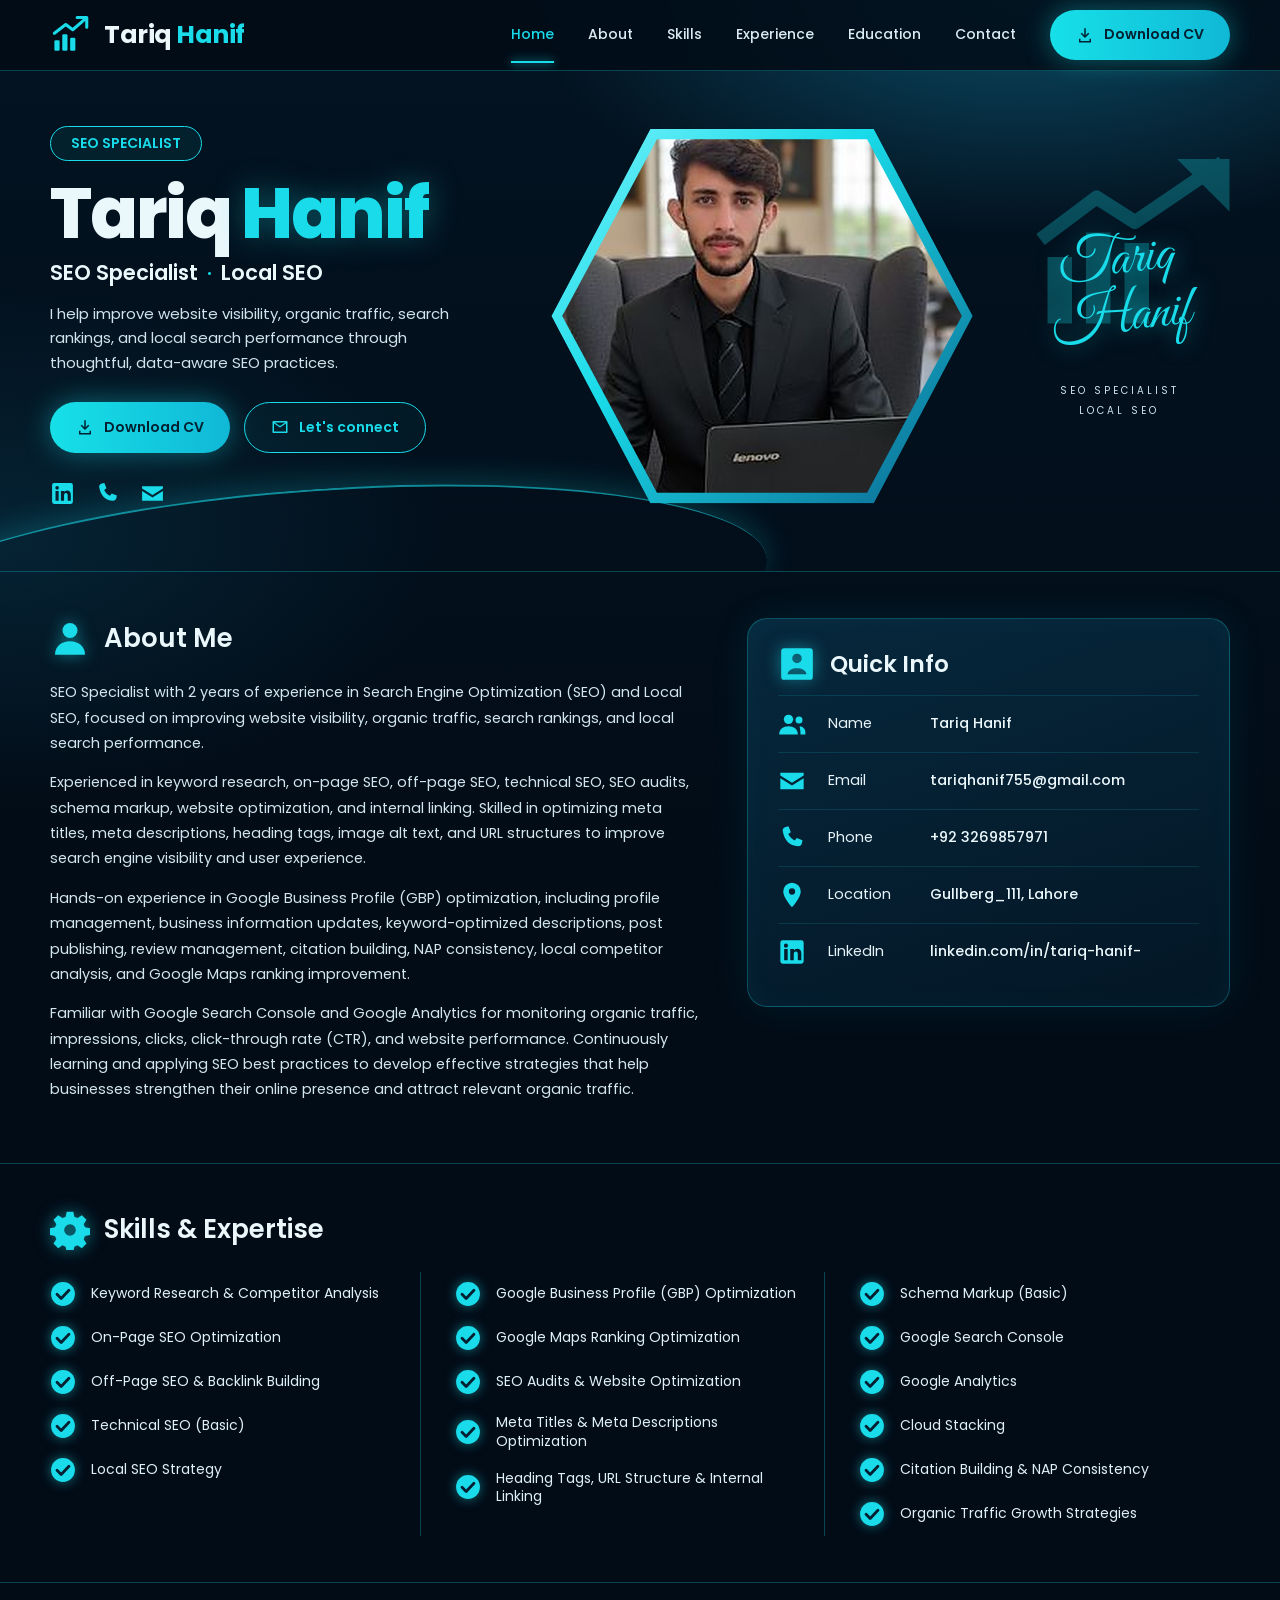
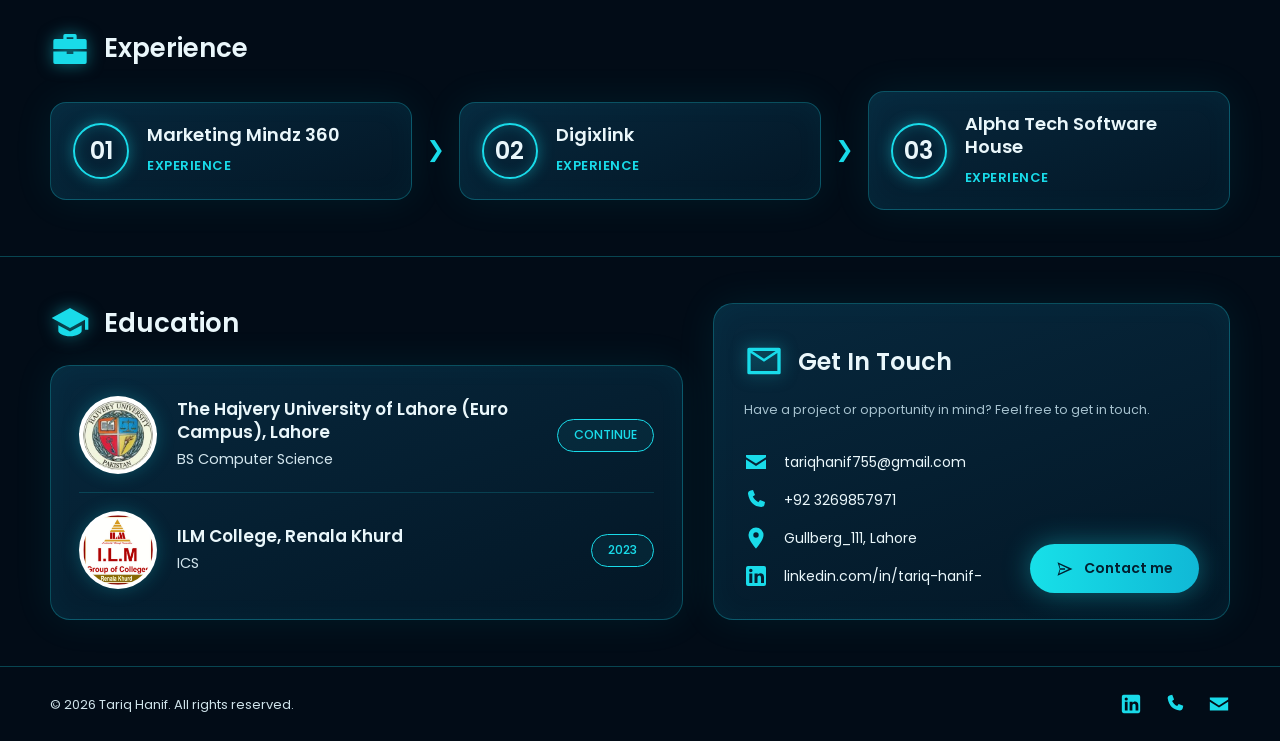
<file: index.html>
<!DOCTYPE html>
<html lang="en">
<head>
<meta charset="UTF-8">
<meta name="viewport" content="width=device-width, initial-scale=1.0">
<meta name="description" content="Tariq Hanif — SEO Specialist focused on technical SEO, Local SEO, Google Business Profile optimization, and organic visibility.">
<title>Tariq Hanif | SEO Specialist</title>
<link rel="icon" href="[data-uri]">
<link rel="preconnect" href="https://fonts.googleapis.com">
<link rel="preconnect" href="https://fonts.gstatic.com" crossorigin>
<link href="https://fonts.googleapis.com/css2?family=Poppins:wght@400;500;600;700;800&family=Great+Vibes&display=swap" rel="stylesheet">
<style>
:root{--bg:#020c17;--bg2:#041829;--cy:#19dbe9;--cy2:#0fb4d2;--tx:#eaf7fb;--mu:#a7c3d0;--ln:rgba(25,219,233,.28);--card:linear-gradient(160deg,#07283d,#031625)}
*{box-sizing:border-box}html{scroll-behavior:smooth;scroll-padding-top:84px}
body{margin:0;background:var(--bg);color:var(--tx);font:400 15px/1.65 Poppins,system-ui,sans-serif;-webkit-font-smoothing:antialiased;overflow-x:hidden}
a{color:inherit;text-decoration:none}.wrap{width:min(1180px,calc(100% - 48px));margin-inline:auto}
svg.i{width:1em;height:1em;fill:currentColor;flex:none}
:focus-visible{outline:2px solid var(--cy);outline-offset:3px;border-radius:8px}
body::before{content:"";position:fixed;inset:0;z-index:-1;background:radial-gradient(ellipse 60% 40% at 80% 0%,#0b4a63 0%,transparent 65%),radial-gradient(ellipse 50% 40% at 0% 60%,#08354a88 0%,transparent 70%),linear-gradient(180deg,#031321,#020c17)}

/* header */
header{position:sticky;top:0;z-index:50;background:rgba(2,12,23,.86);backdrop-filter:blur(16px);border-bottom:1px solid var(--ln)}
.nav{height:70px;display:flex;align-items:center;justify-content:space-between;gap:20px}
.brand{display:flex;align-items:center;gap:12px;font:700 25px Poppins;letter-spacing:-.02em}.brand b{color:var(--cy)}.brand svg{width:42px;height:42px}
.links{display:flex;align-items:center;gap:34px;font-size:14px;font-weight:500}
.links>a:not(.btn){position:relative;padding:8px 0;color:#dcecf3;transition:color .2s}.links>a:not(.btn):hover,.links>a.on{color:var(--cy)}
.links>a.on::after{content:"";position:absolute;left:0;right:0;bottom:-8px;height:2px;background:var(--cy);box-shadow:0 0 10px var(--cy)}
.btn{display:inline-flex;align-items:center;gap:10px;padding:13px 26px;border-radius:100px;font-weight:600;font-size:14px;transition:transform .2s,box-shadow .2s}.btn:hover{transform:translateY(-2px)}
.btn svg{width:18px;height:18px}
.btn-f{background:linear-gradient(90deg,#17e0e8,#10b8d6);color:#022030;box-shadow:0 0 28px rgba(25,219,233,.4)}
.btn-o{border:1.5px solid var(--cy);color:var(--cy);background:rgba(25,219,233,.05)}.btn-o:hover{box-shadow:0 0 24px rgba(25,219,233,.3)}
.burger{display:none;background:none;border:1px solid var(--ln);color:#fff;width:42px;height:42px;border-radius:10px;font-size:20px;cursor:pointer}

/* hero */
.hero{position:relative;padding:46px 0 56px;overflow:hidden;border-bottom:1px solid var(--ln)}
.hero::after{content:"";position:absolute;left:-10%;bottom:-120px;width:70%;height:200px;border-top:2px solid var(--cy);border-radius:50%;box-shadow:0 -6px 30px rgba(25,219,233,.35);transform:rotate(-4deg);opacity:.6;pointer-events:none}
.hg{display:grid;grid-template-columns:1.05fr 1fr .5fr;gap:24px;align-items:center;position:relative;z-index:1}
.pill{display:inline-block;padding:5px 20px;border:1.5px solid var(--cy);border-radius:100px;color:var(--cy);font-weight:600;font-size:14px;background:rgba(25,219,233,.07)}
h1{font:800 clamp(46px,6vw,70px)/1.05 Poppins;letter-spacing:-.03em;margin:16px 0 6px}h1 span{color:var(--cy);text-shadow:0 0 30px rgba(25,219,233,.35)}
.sub{font:600 21px Poppins;margin:0 0 14px}.sub i{font-style:normal;color:var(--cy);padding:0 4px}
.hero p.t{color:#d1e4ec;max-width:440px;margin:0 0 26px;font-size:15px}
.acts{display:flex;gap:14px;flex-wrap:wrap}
.soc{display:flex;gap:20px;margin-top:28px;font-size:25px;color:var(--cy)}.soc a{display:grid;place-items:center;transition:transform .2s,filter .2s}.soc a:hover{transform:translateY(-3px);filter:drop-shadow(0 0 8px var(--cy))}
.hex{position:relative;width:min(430px,100%);aspect-ratio:1.08;margin-inline:auto;filter:drop-shadow(0 0 28px rgba(25,219,233,.45))}
.hex,.hex>div,.hex img{clip-path:polygon(24% 3%,76% 3%,99% 50%,76% 97%,24% 97%,1% 50%)}
.hex>div{position:absolute;inset:0;background:linear-gradient(135deg,#7cf3fb,#19dbe9 40%,#0a5f8a)}
.hex img{position:absolute;inset:9px;width:calc(100% - 18px);height:calc(100% - 18px);object-fit:cover;object-position:50% 18%;display:block;clip-path:polygon(24.5% 3.5%,75.5% 3.5%,98.5% 50%,75.5% 96.5%,24.5% 96.5%,1.5% 50%)}
.sig{position:relative;text-align:center;padding-top:20px}
.sig svg.up{position:absolute;right:-10px;top:-60px;width:210px;height:auto;opacity:.28;color:var(--cy)}
.sig .n{font:400 clamp(44px,4.4vw,58px)/1.02 "Great Vibes",cursive;color:var(--cy);text-shadow:0 0 22px rgba(25,219,233,.5);transform:rotate(-6deg);display:block;position:relative}
.sig small{display:block;margin-top:34px;letter-spacing:.3em;font-size:10px;color:#cfe6ee;line-height:2;position:relative}

/* sections */
.sec{padding:46px 0;border-bottom:1px solid var(--ln);position:relative}
.st{display:flex;align-items:center;gap:14px;font:600 26px Poppins;margin:0 0 22px}.st svg{width:40px;height:40px;color:var(--cy);filter:drop-shadow(0 0 8px rgba(25,219,233,.5))}
.ag{display:grid;grid-template-columns:1.15fr .85fr;gap:44px;align-items:start}
.about p{margin:0 0 14px;font-size:14.5px;color:#d3e6ee;line-height:1.75}
.card{border:1.5px solid var(--ln);border-radius:20px;background:var(--card);box-shadow:0 0 40px rgba(25,219,233,.08),inset 0 0 30px rgba(25,219,233,.04)}
.qi{padding:26px 30px}.qi .st{font-size:23px;margin-bottom:12px}.qi .st svg{width:38px;height:38px}
.row{display:grid;grid-template-columns:44px 96px 1fr;align-items:center;gap:6px;padding:14px 0;border-top:1px solid rgba(25,219,233,.14);font-size:14.5px}
.row svg{width:28px;height:28px;color:var(--cy)}.row span{color:#e5f3f8}.row b{font-weight:500;overflow-wrap:anywhere}.row a:hover{color:var(--cy)}
.sk{display:grid;grid-template-columns:1fr 1fr 1fr;gap:0 34px}
.sk ul{list-style:none;margin:0;padding:0 26px 0 0;border-right:1px solid var(--ln)}.sk ul:last-child{border:0;padding:0}
.sk li{display:flex;align-items:center;gap:15px;padding:9px 0;font-size:14px;color:#dff0f6;line-height:1.35}
.sk li svg{width:26px;height:26px;color:var(--cy);filter:drop-shadow(0 0 6px rgba(25,219,233,.5))}
.ex{display:grid;grid-template-columns:1fr auto 1fr auto 1fr;gap:14px;align-items:center}
.ec{display:flex;align-items:center;gap:18px;padding:20px 22px;border-radius:16px;transition:transform .25s,box-shadow .25s}.ec:hover{transform:translateY(-4px);box-shadow:0 0 36px rgba(25,219,233,.22)}
.num{flex:none;width:56px;height:56px;border-radius:50%;border:2px solid var(--cy);display:grid;place-items:center;font:600 24px Poppins;box-shadow:0 0 16px rgba(25,219,233,.4),inset 0 0 14px rgba(25,219,233,.2)}
.ec h3{font:600 18px/1.3 Poppins;margin:0 0 6px}.ec small{color:var(--cy);font-weight:600;font-size:13px;letter-spacing:.04em}
.chev{color:var(--cy);font-size:22px}
.eg{display:grid;grid-template-columns:1.1fr .9fr;gap:30px;align-items:stretch}
.edu{padding:12px 28px}.er{display:flex;align-items:center;gap:20px;padding:18px 0}.er+.er{border-top:1px solid rgba(25,219,233,.18)}
.er img{width:78px;height:78px;border-radius:50%;object-fit:contain;background:#fff;padding:4px;flex:none;box-shadow:0 0 18px rgba(25,219,233,.25)}.er .tx{flex:1}
.er h3{font:600 17px/1.35 Poppins;margin:0 0 4px}.er p{margin:0;color:#d3e6ee;font-size:14.5px}
.tag{padding:5px 16px;border:1.5px solid var(--cy);border-radius:100px;color:var(--cy);font-size:12.5px;font-weight:500;background:rgba(25,219,233,.06);white-space:nowrap}
.git{padding:26px 30px;display:grid;grid-template-columns:1fr auto;gap:8px 16px;align-items:end}
.git .st{font-size:24px;grid-column:1/-1;margin:0}.git .sm{grid-column:1/-1;margin:0 0 6px;font-size:12.5px;color:var(--mu)}
.git .ls{display:grid;gap:4px}.git .ls a{display:flex;align-items:center;gap:16px;padding:5px 0;font-size:14px}.git .ls a:hover{color:var(--cy)}.git .ls svg{width:24px;height:24px;color:var(--cy)}
footer{padding:26px 0}.fi{display:flex;justify-content:space-between;align-items:center;gap:16px;flex-wrap:wrap;font-size:13px;color:#cfe3ea}.fi .soc{margin:0;font-size:22px;gap:22px}

@media(max-width:1000px){.hg{grid-template-columns:1fr 1fr}.sig{display:none}}
@media(max-width:860px){
.links{display:none;position:absolute;top:70px;left:0;right:0;background:#04162a;border-bottom:1px solid var(--ln);flex-direction:column;align-items:stretch;gap:6px;padding:16px 24px 22px}.links.open{display:flex}.links>a.on::after{display:none}.burger{display:block}
.hg{gap:16px}
.ag,.eg{grid-template-columns:1fr}.sk{grid-template-columns:1fr 1fr}.sk ul:nth-child(2){border:0;padding:0}.sk ul:last-child{grid-column:1/-1}
.ex{grid-template-columns:1fr}.chev{transform:rotate(90deg);justify-self:center}}
@media(max-width:560px){.wrap{width:calc(100% - 32px)}.sk{grid-template-columns:1fr}.sk ul{border:0!important;padding:0!important}.row{grid-template-columns:36px 78px 1fr}.qi,.git{padding:20px}.er{flex-wrap:wrap}.er img{width:64px;height:64px}.git{grid-template-columns:1fr}.fi{justify-content:center}.edu{padding:6px 18px}.sec{padding:36px 0}}
@media(max-width:600px){
.hero{padding:30px 0 38px}
.hg{grid-template-columns:minmax(0,1.12fr) minmax(0,1fr);gap:2px 10px;align-items:center}
.hl{display:contents}
.pill{grid-column:1;grid-row:1;justify-self:start;font-size:10.5px;padding:4px 12px;white-space:nowrap}
h1{grid-column:1;grid-row:2;font-size:clamp(34px,10.5vw,48px);margin:10px 0 6px}
.sub{grid-column:1;grid-row:3;font-size:clamp(13px,4vw,17px);line-height:1.35;margin:0}
.sub i{padding:0 3px}
.hex{grid-column:2;grid-row:1/4;width:112%;margin:0 0 0 -6%}
.hl>p.t{grid-column:1/-1;grid-row:4;max-width:none;margin:22px 0 18px;font-size:14px}
.acts{grid-column:1/-1;grid-row:5}
.soc{grid-column:1/-1;grid-row:6;margin-top:22px}
.btn{padding:12px 20px}
}
@media(max-width:360px){.btn{padding:11px 16px;font-size:13px}.hg{gap:2px 6px}}
@media(prefers-reduced-motion:reduce){html{scroll-behavior:auto}*{transition:none!important}}
</style>
</head>
<body>
<svg width="0" height="0" style="position:absolute" aria-hidden="true"><defs>
<symbol id="user" viewBox="0 0 24 24"><circle cx="12" cy="7.5" r="4.5"/><path d="M3 22c0-5 4-8 9-8s9 3 9 8z"/></symbol>
<symbol id="users" viewBox="0 0 24 24"><circle cx="9" cy="8" r="4"/><path d="M1 21c0-4.5 3.5-7 8-7s8 2.5 8 7z"/><circle cx="18" cy="8.5" r="3"/><path d="M18.5 14c3 .3 5 2.2 5 5.5v1.5h-4.2c0-2.8-.4-5-.8-7z"/></symbol>
<symbol id="mail" viewBox="0 0 24 24"><path d="M2 5h20v2.2l-10 6.3L2 7.2zM2 9.6l10 6.3 10-6.3V19H2z"/></symbol>
<symbol id="phone" viewBox="0 0 24 24"><path d="M6.6 2.5 9 2l2 5-2.2 1.6c1.2 2.5 3.1 4.4 5.6 5.6L16 12l5 2-.5 2.4c-.3 1.6-1.7 2.7-3.3 2.6C9.9 18.600 5.400 14.100 4 5.800c-.1-1.600 1-3 2.600-3.300z"/></symbol>
<symbol id="pin" viewBox="0 0 24 24"><path d="M12 1.500a7.500 7.500 0 0 0-7.500 7.500c0 5.500 7.500 13.500 7.500 13.500S19.500 14.500 19.500 9A7.500 7.500 0 0 0 12 1.500zm0 10.200a2.700 2.700 0 1 1 0-5.400 2.700 2.700 0 0 1 0 5.400z"/></symbol>
<symbol id="in" viewBox="0 0 24 24"><path d="M4 2h16a2 2 0 0 1 2 2v16a2 2 0 0 1-2 2H4a2 2 0 0 1-2-2V4a2 2 0 0 1 2-2zM5.300 9.500V19h3V9.500zm1.500-4.700a1.750 1.750 0 1 0 0 3.500 1.750 1.750 0 0 0 0-3.500zM10.500 9.500V19h3v-5c0-1.300.5-2.400 1.800-2.400s1.700 1 1.700 2.400v5h3v-5.700c0-2.900-1.500-4.100-3.500-4.100-1.500 0-2.400.8-2.800 1.500V9.500z" fill-rule="evenodd"/></symbol>
<symbol id="dl" viewBox="0 0 24 24"><path d="M11 3h2v9.200l3.300-3.300 1.400 1.400-5.700 5.700-5.700-5.700 1.400-1.400 3.300 3.300zM4 17h2v3h12v-3h2v5H4z"/></symbol>
<symbol id="env" viewBox="0 0 24 24"><path d="M3 4h18a1 1 0 0 1 1 1v14a1 1 0 0 1-1 1H3a1 1 0 0 1-1-1V5a1 1 0 0 1 1-1zm1 3.200V18h16V7.200l-8 5.300zM5 6l7 4.600L19 6z" fill-rule="evenodd"/></symbol>
<symbol id="send" viewBox="0 0 24 24"><path d="M2 3l20 9-20 9 3-9zm3.500 10L4.600 18 17 12 4.600 6l.9 5H12v2z" fill-rule="evenodd"/></symbol>
<symbol id="ck" viewBox="0 0 24 24"><circle cx="12" cy="12" r="11" fill="currentColor"/><path d="M6.500 12.300l3.800 3.800 7.200-7.600" fill="none" stroke="#032033" stroke-width="2.600" stroke-linecap="round" stroke-linejoin="round"/></symbol>
<symbol id="cog" viewBox="0 0 24 24"><path d="M10 1h4l.6 3 1.900.8 2.600-1.700 2.800 2.800-1.700 2.600.8 1.900 3 .6v4l-3 .6-.8 1.900 1.700 2.600-2.800 2.800-2.600-1.700-1.900.8-.6 3h-4l-.6-3-1.900-.8-2.600 1.700-2.800-2.800 1.700-2.600-.8-1.900-3-.6v-4l3-.6.8-1.900-1.700-2.600 2.800-2.800 2.600 1.700L9.400 4zM12 8.500a3.500 3.500 0 1 0 0 7 3.500 3.500 0 0 0 0-7z" fill-rule="evenodd"/></symbol>
<symbol id="case" viewBox="0 0 24 24"><path d="M9 3h6a1 1 0 0 1 1 1v2h5a1 1 0 0 1 1 1v5H2V7a1 1 0 0 1 1-1h5V4a1 1 0 0 1 1-1zm1 2v1h4V5zM2 13.500h8V15h4v-1.500h8V20a1 1 0 0 1-1 1H3a1 1 0 0 1-1-1z"/></symbol>
<symbol id="cap" viewBox="0 0 24 24"><path d="M12 3 1 9l11 6 9-4.900V16h2V9zM5 13.300v3.500c0 1.400 3.100 3.200 7 3.200s7-1.800 7-3.200v-3.500l-7 3.800z"/></symbol>
<symbol id="vcard" viewBox="0 0 24 24"><path d="M4 2h16a2 2 0 0 1 2 2v16a2 2 0 0 1-2 2H4a2 2 0 0 1-2-2V4a2 2 0 0 1 2-2zm8 3.500a3 3 0 1 0 0 6 3 3 0 0 0 0-6zM6 18.500c.5-2.600 3-3.800 6-3.800s5.500 1.200 6 3.800z" fill-rule="evenodd"/></symbol>
</defs></svg>

<header><div class="wrap nav">
<a class="brand" href="#home" aria-label="Tariq Hanif"><svg viewBox="0 0 48 48" aria-hidden="true"><g fill="#19dbe9"><rect x="5" y="30" width="6" height="12" rx="1.500"/><rect x="14" y="23" width="6" height="19" rx="1.500"/><rect x="23" y="27" width="6" height="15" rx="1.500"/></g><path d="M5 22 18 12l8 6L41 5" fill="none" stroke="#19dbe9" stroke-width="3.500" stroke-linecap="round" stroke-linejoin="round"/><path d="M31 4h11v11" fill="none" stroke="#19dbe9" stroke-width="3.500" stroke-linecap="round" stroke-linejoin="round"/></svg><span>Tariq <b>Hanif</b></span></a>
<button class="burger" aria-label="Toggle navigation" aria-expanded="false">☰</button>
<nav class="links" aria-label="Main navigation"><a class="on" href="#home">Home</a><a href="#about">About</a><a href="#skills">Skills</a><a href="#experience">Experience</a><a href="#education">Education</a><a href="#contact">Contact</a>
<a class="btn btn-f" href="[data-uri]" download="Tariq-Hanif-CV.docx"><svg class="i"><use href="#dl"/></svg>Download CV</a></nav>
</div></header>

<main>
<section class="hero" id="home"><div class="wrap hg">
<div class="hl">
<span class="pill">SEO SPECIALIST</span>
<h1>Tariq <span>Hanif</span></h1>
<h2 class="sub">SEO Specialist <i>·</i> Local SEO</h2>
<p class="t">I help improve website visibility, organic traffic, search rankings, and local search performance through thoughtful, data-aware SEO practices.</p>
<div class="acts"><a class="btn btn-f" href="[data-uri]" download="Tariq-Hanif-CV.docx"><svg class="i"><use href="#dl"/></svg>Download CV</a><a class="btn btn-o" href="#contact"><svg class="i"><use href="#env"/></svg>Let's connect</a></div>
<div class="soc"><a href="https://www.linkedin.com/in/tariq-hanif-" target="_blank" rel="noopener noreferrer" aria-label="LinkedIn"><svg class="i"><use href="#in"/></svg></a><a href="tel:+923269857971" aria-label="Phone"><svg class="i"><use href="#phone"/></svg></a><a href="mailto:tariqhanif755@gmail.com" aria-label="Email"><svg class="i"><use href="#mail"/></svg></a></div>
</div>
<div class="hex" role="img" aria-label="Portrait of Tariq Hanif"><div></div><img src="[data-uri]" width="586" height="722" alt="Tariq Hanif wearing a black suit and sitting with a laptop"></div>
<div class="sig"><svg class="up" viewBox="0 0 120 100" aria-hidden="true"><g fill="currentColor"><rect x="10" y="60" width="14" height="38"/><rect x="32" y="46" width="14" height="52"/><rect x="54" y="52" width="14" height="46"/></g><path d="M6 50 38 26l22 14 50-34" fill="none" stroke="currentColor" stroke-width="8" stroke-linejoin="round"/><path d="M84 4h30v30z" fill="currentColor"/></svg><span class="n">Tariq Hanif</span><small>SEO SPECIALIST<br>LOCAL SEO</small></div>
</div></section>

<section class="sec" id="about"><div class="wrap ag">
<div class="about"><h2 class="st"><svg class="i"><use href="#user"/></svg>About Me</h2>
<p>SEO Specialist with 2 years of experience in Search Engine Optimization (SEO) and Local SEO, focused on improving website visibility, organic traffic, search rankings, and local search performance.</p>
<p>Experienced in keyword research, on-page SEO, off-page SEO, technical SEO, SEO audits, schema markup, website optimization, and internal linking. Skilled in optimizing meta titles, meta descriptions, heading tags, image alt text, and URL structures to improve search engine visibility and user experience.</p>
<p>Hands-on experience in Google Business Profile (GBP) optimization, including profile management, business information updates, keyword-optimized descriptions, post publishing, review management, citation building, NAP consistency, local competitor analysis, and Google Maps ranking improvement.</p>
<p>Familiar with Google Search Console and Google Analytics for monitoring organic traffic, impressions, clicks, click-through rate (CTR), and website performance. Continuously learning and applying SEO best practices to develop effective strategies that help businesses strengthen their online presence and attract relevant organic traffic.</p></div>
<aside class="card qi"><h2 class="st"><svg class="i"><use href="#vcard"/></svg>Quick Info</h2>
<div class="row"><svg class="i"><use href="#users"/></svg><span>Name</span><b>Tariq Hanif</b></div>
<div class="row"><svg class="i"><use href="#mail"/></svg><span>Email</span><b><a href="mailto:tariqhanif755@gmail.com">tariqhanif755@gmail.com</a></b></div>
<div class="row"><svg class="i"><use href="#phone"/></svg><span>Phone</span><b><a href="tel:+923269857971">+92 3269857971</a></b></div>
<div class="row"><svg class="i"><use href="#pin"/></svg><span>Location</span><b>Gullberg_111, Lahore</b></div>
<div class="row"><svg class="i"><use href="#in"/></svg><span>LinkedIn</span><b><a href="https://www.linkedin.com/in/tariq-hanif-" target="_blank" rel="noopener noreferrer">linkedin.com/in/tariq-hanif-</a></b></div></aside>
</div></section>

<section class="sec" id="skills"><div class="wrap"><h2 class="st"><svg class="i"><use href="#cog"/></svg>Skills &amp; Expertise</h2>
<div class="sk">
<ul><li><svg class="i"><use href="#ck"/></svg>Keyword Research &amp; Competitor Analysis</li><li><svg class="i"><use href="#ck"/></svg>On-Page SEO Optimization</li><li><svg class="i"><use href="#ck"/></svg>Off-Page SEO &amp; Backlink Building</li><li><svg class="i"><use href="#ck"/></svg>Technical SEO (Basic)</li><li><svg class="i"><use href="#ck"/></svg>Local SEO Strategy</li></ul>
<ul><li><svg class="i"><use href="#ck"/></svg>Google Business Profile (GBP) Optimization</li><li><svg class="i"><use href="#ck"/></svg>Google Maps Ranking Optimization</li><li><svg class="i"><use href="#ck"/></svg>SEO Audits &amp; Website Optimization</li><li><svg class="i"><use href="#ck"/></svg>Meta Titles &amp; Meta Descriptions Optimization</li><li><svg class="i"><use href="#ck"/></svg>Heading Tags, URL Structure &amp; Internal Linking</li></ul>
<ul><li><svg class="i"><use href="#ck"/></svg>Schema Markup (Basic)</li><li><svg class="i"><use href="#ck"/></svg>Google Search Console</li><li><svg class="i"><use href="#ck"/></svg>Google Analytics</li><li><svg class="i"><use href="#ck"/></svg>Cloud Stacking</li><li><svg class="i"><use href="#ck"/></svg>Citation Building &amp; NAP Consistency</li><li><svg class="i"><use href="#ck"/></svg>Organic Traffic Growth Strategies</li></ul>
</div></div></section>

<section class="sec" id="experience"><div class="wrap"><h2 class="st"><svg class="i"><use href="#case"/></svg>Experience</h2>
<div class="ex">
<article class="card ec"><span class="num">01</span><div><h3>Marketing Mindz 360</h3><small>EXPERIENCE</small></div></article><span class="chev" aria-hidden="true">❯</span>
<article class="card ec"><span class="num">02</span><div><h3>Digixlink</h3><small>EXPERIENCE</small></div></article><span class="chev" aria-hidden="true">❯</span>
<article class="card ec"><span class="num">03</span><div><h3>Alpha Tech Software House</h3><small>EXPERIENCE</small></div></article>
</div></div></section>

<section class="sec" id="education" style="border-bottom:0"><div class="wrap eg">
<div><h2 class="st"><svg class="i"><use href="#cap"/></svg>Education</h2>
<div class="card edu">
<div class="er"><img src="[data-uri]" alt="The Hajvery University logo"><div class="tx"><h3>The Hajvery University of Lahore (Euro Campus), Lahore</h3><p>BS Computer Science</p></div><span class="tag">CONTINUE</span></div>
<div class="er"><img src="[data-uri]" alt="ILM Group of Colleges logo"><div class="tx"><h3>ILM College, Renala Khurd</h3><p>ICS</p></div><span class="tag">2023</span></div>
</div></div>
<div id="contact" style="padding-top:0"><div class="card git" style="height:100%">
<h2 class="st"><svg class="i"><use href="#env"/></svg>Get In Touch</h2>
<p class="sm">Have a project or opportunity in mind? Feel free to get in touch.</p>
<div class="ls"><a href="mailto:tariqhanif755@gmail.com"><svg class="i"><use href="#mail"/></svg>tariqhanif755@gmail.com</a><a href="tel:+923269857971"><svg class="i"><use href="#phone"/></svg>+92 3269857971</a><a><svg class="i"><use href="#pin"/></svg>Gullberg_111, Lahore</a><a href="https://www.linkedin.com/in/tariq-hanif-" target="_blank" rel="noopener noreferrer"><svg class="i"><use href="#in"/></svg>linkedin.com/in/tariq-hanif-</a></div>
<a class="btn btn-f" href="mailto:tariqhanif755@gmail.com"><svg class="i"><use href="#send"/></svg>Contact me</a>
</div></div>
</div></section>
</main>

<footer style="border-top:1px solid var(--ln)"><div class="wrap fi"><span>© <span id="year"></span> Tariq Hanif. All rights reserved.</span>
<div class="soc"><a href="https://www.linkedin.com/in/tariq-hanif-" target="_blank" rel="noopener noreferrer" aria-label="LinkedIn"><svg class="i"><use href="#in"/></svg></a><a href="tel:+923269857971" aria-label="Phone"><svg class="i"><use href="#phone"/></svg></a><a href="mailto:tariqhanif755@gmail.com" aria-label="Email"><svg class="i"><use href="#mail"/></svg></a></div></div></footer>
<script>
const t=document.querySelector('.burger'),l=document.querySelector('.links');
t.addEventListener('click',()=>{const o=l.classList.toggle('open');t.setAttribute('aria-expanded',o)});
l.querySelectorAll('a').forEach(a=>a.addEventListener('click',()=>{l.classList.remove('open');t.setAttribute('aria-expanded','false')}));
document.getElementById('year').textContent=new Date().getFullYear();
const secs=[...document.querySelectorAll('main section[id]')],nav=[...l.querySelectorAll('a[href^="#"]')];
addEventListener('scroll',()=>{let c='home';secs.forEach(s=>{if(scrollY>=s.offsetTop-140)c=s.id});nav.forEach(a=>a.classList.toggle('on',a.getAttribute('href')==='#'+c))},{passive:true});
</script>
</body>
</html>
</file>
